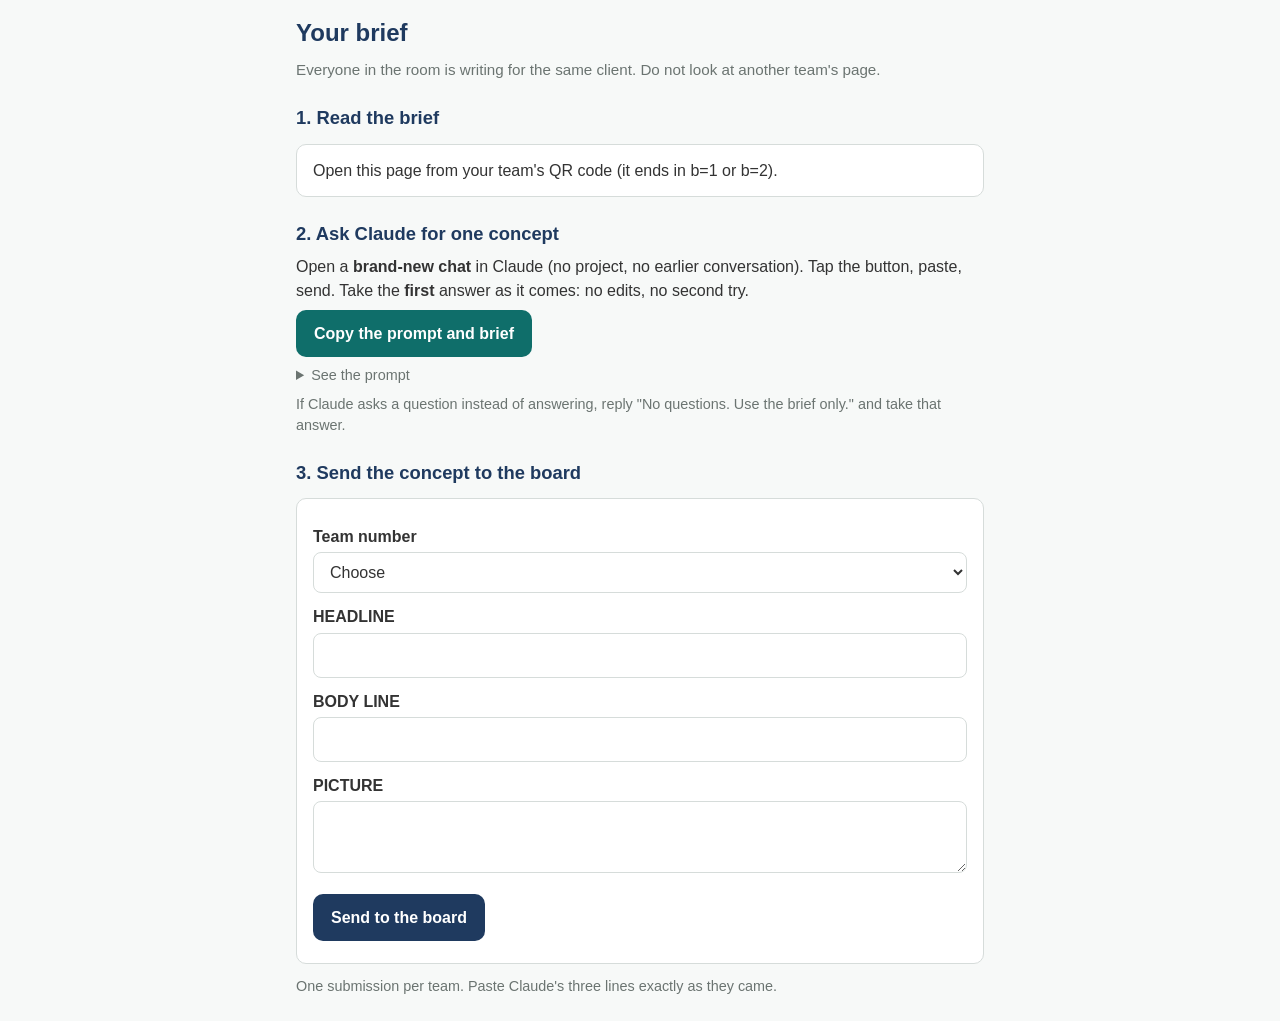
<file: s1/team.html>
<!doctype html>
<html lang="en">
<head>
<meta charset="utf-8">
<meta name="viewport" content="width=device-width, initial-scale=1">
<title>Your brief</title>
<link rel="stylesheet" href="../style.css">
<script src="../config.js"></script>
<script src="../live.js"></script>
<script src="briefs.js"></script>
</head>
<body>
<div class="wrap">
  <h1 id="title">Your brief</h1>
  <p class="sub">Everyone in the room is writing for the same client. Do not look at another team's page.</p>

  <h2>1. Read the brief</h2>
  <div class="card brief" id="brief"></div>

  <h2>2. Ask Claude for one concept</h2>
  <p>Open a <strong>brand-new chat</strong> in Claude (no project, no earlier conversation). Tap the button, paste, send. Take the <strong>first</strong> answer as it comes: no edits, no second try.</p>
  <p class="row"><button class="btn teal" id="copy">Copy the prompt and brief</button> <span id="copied" class="ok"></span></p>
  <details><summary class="note">See the prompt</summary><pre id="prompt"></pre></details>
  <p class="note">If Claude asks a question instead of answering, reply "No questions. Use the brief only." and take that answer.</p>

  <h2>3. Send the concept to the board</h2>
  <div class="card">
    <label for="team">Team number</label>
    <select id="team"><option value="">Choose</option><option>1</option><option>2</option><option>3</option><option>4</option><option>5</option><option>6</option></select>
    <label for="headline">HEADLINE</label>
    <input type="text" id="headline" maxlength="120" autocomplete="off">
    <label for="body">BODY LINE</label>
    <input type="text" id="body" maxlength="240" autocomplete="off">
    <label for="picture">PICTURE</label>
    <textarea id="picture" maxlength="600"></textarea>
    <p class="row" style="margin-top:14px"><button class="btn" id="send">Send to the board</button> <span id="msg"></span></p>
  </div>
  <p class="note">One submission per team. Paste Claude's three lines exactly as they came.</p>
</div>
<script>
(function () {
  var b = new URLSearchParams(location.search).get('b');
  var brief = BRIEFS[b];
  if (!brief) { document.getElementById('brief').textContent = 'Open this page from your team\'s QR code (it ends in b=1 or b=2).'; return; }
  document.getElementById('title').textContent = brief.label;
  document.title = brief.label;
  document.getElementById('brief').textContent = brief.text;
  var full = PROMPT + brief.text;
  document.getElementById('prompt').textContent = full;

  document.getElementById('copy').addEventListener('click', function () {
    var done = function () { document.getElementById('copied').textContent = 'Copied. Now paste it into a new Claude chat.'; };
    if (navigator.clipboard && navigator.clipboard.writeText) navigator.clipboard.writeText(full).then(done, function () { fallback(); });
    else fallback();
    function fallback() {
      var ta = document.createElement('textarea'); ta.value = full; document.body.appendChild(ta); ta.select();
      try { document.execCommand('copy'); done(); } catch (e) { document.getElementById('copied').textContent = 'Copy failed: open "See the prompt" and copy by hand.'; }
      document.body.removeChild(ta);
    }
  });

  var sendBtn = document.getElementById('send');
  sendBtn.addEventListener('click', function () {
    var team = document.getElementById('team').value;
    var headline = document.getElementById('headline').value.trim();
    var body = document.getElementById('body').value.trim();
    var picture = document.getElementById('picture').value.trim();
    var msg = document.getElementById('msg');
    if (!team || !headline || !body || !picture) { msg.className = 'err'; msg.textContent = 'Fill in the team number and all three lines.'; return; }
    sendBtn.disabled = true; msg.className = ''; msg.textContent = 'Sending...';
    LIVE.send('s1', { type: 'concept', team: Number(team), brief: Number(b), headline: headline, body: body, picture: picture, t: Date.now() })
      .then(function () { msg.className = 'ok'; msg.textContent = 'Sent. Watch the board.'; })
      .catch(function () { sendBtn.disabled = false; msg.className = 'err'; msg.textContent = 'Could not reach the board. Check the connection and try again, or read your concept aloud.'; });
  });
})();
</script>
</body>
</html>
</file>
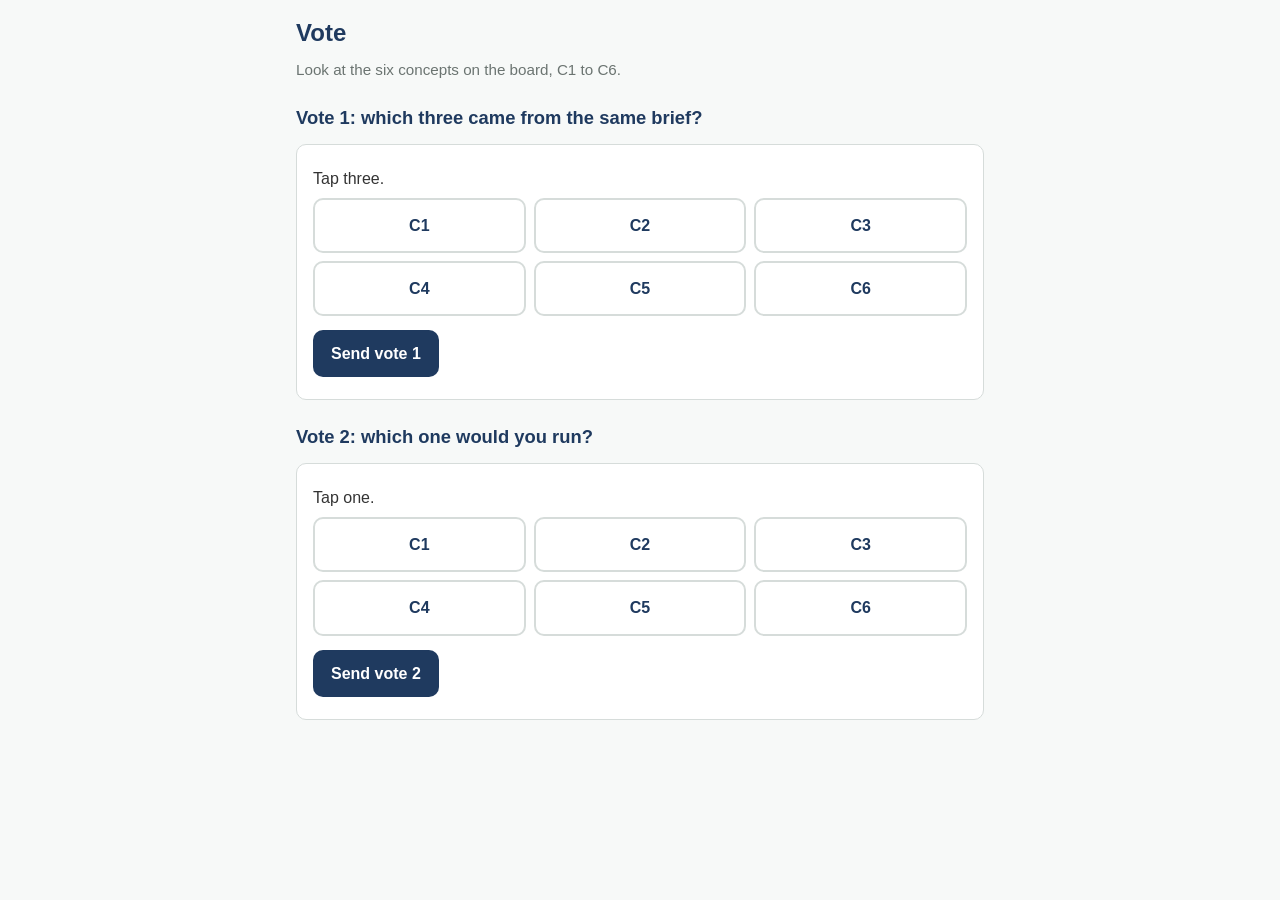
<file: s1/vote.html>
<!doctype html>
<html lang="en">
<head>
<meta charset="utf-8">
<meta name="viewport" content="width=device-width, initial-scale=1">
<title>Vote</title>
<link rel="stylesheet" href="../style.css">
<script src="../config.js"></script>
<script src="../live.js"></script>
</head>
<body>
<div class="wrap">
  <h1>Vote</h1>
  <p class="sub">Look at the six concepts on the board, C1 to C6.</p>

  <h2>Vote 1: which three came from the same brief?</h2>
  <div class="card">
    <p>Tap three.</p>
    <div class="pick" id="pick1"></div>
    <p class="row" style="margin-top:14px"><button class="btn" id="send1">Send vote 1</button> <span id="msg1"></span></p>
  </div>

  <h2>Vote 2: which one would you run?</h2>
  <div class="card">
    <p>Tap one.</p>
    <div class="pick" id="pick2"></div>
    <p class="row" style="margin-top:14px"><button class="btn" id="send2">Send vote 2</button> <span id="msg2"></span></p>
  </div>
</div>
<script>
(function () {
  var labels = ['C1', 'C2', 'C3', 'C4', 'C5', 'C6'];
  var picks1 = {}, pick2 = null;
  var p1 = document.getElementById('pick1'), p2 = document.getElementById('pick2');
  labels.forEach(function (l) {
    var b1 = document.createElement('button'); b1.textContent = l;
    b1.addEventListener('click', function () {
      if (picks1[l]) { delete picks1[l]; b1.classList.remove('on'); return; }
      if (Object.keys(picks1).length >= 3) return;
      picks1[l] = true; b1.classList.add('on');
    });
    p1.appendChild(b1);
    var b2 = document.createElement('button'); b2.textContent = l;
    b2.addEventListener('click', function () {
      pick2 = l; Array.prototype.forEach.call(p2.children, function (c) { c.classList.toggle('on', c === b2); });
    });
    p2.appendChild(b2);
  });
  function wire(btnId, msgId, build) {
    var btn = document.getElementById(btnId), msg = document.getElementById(msgId);
    btn.addEventListener('click', function () {
      var payload = build();
      if (!payload) { msg.className = 'err'; msg.textContent = btnId === 'send1' ? 'Tap exactly three.' : 'Tap one.'; return; }
      btn.disabled = true; msg.className = ''; msg.textContent = 'Sending...';
      LIVE.send('s1', payload).then(function () { msg.className = 'ok'; msg.textContent = 'Counted.'; })
        .catch(function () { btn.disabled = false; msg.className = 'err'; msg.textContent = 'Could not reach the board. Try again.'; });
    });
  }
  wire('send1', 'msg1', function () { var k = Object.keys(picks1).sort(); return k.length === 3 ? { type: 'vote1', picks: k, t: Date.now() } : null; });
  wire('send2', 'msg2', function () { return pick2 ? { type: 'vote2', pick: pick2, t: Date.now() } : null; });
})();
</script>
</body>
</html>
</file>
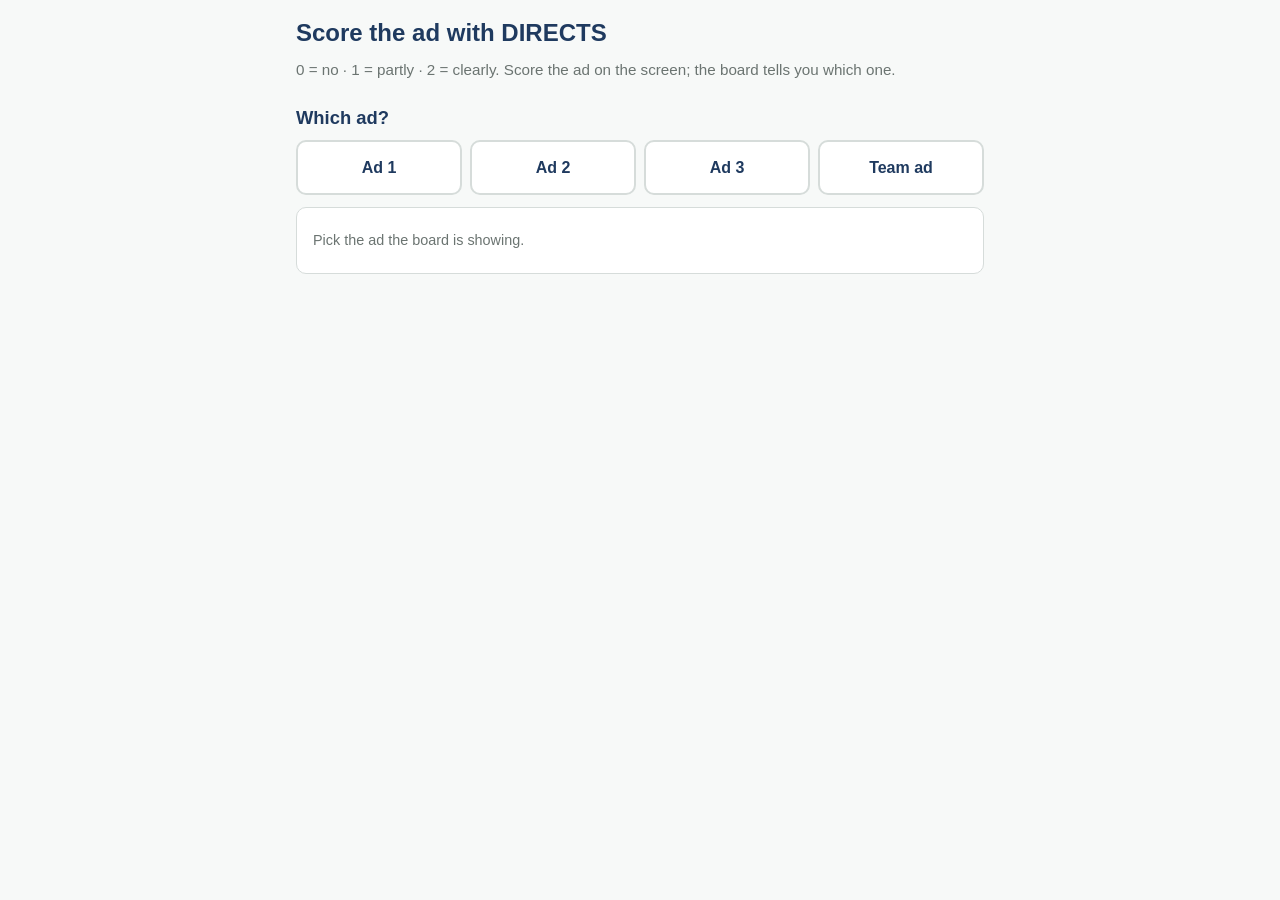
<file: s2/score.html>
<!doctype html>
<html lang="en">
<head>
<meta charset="utf-8">
<meta name="viewport" content="width=device-width, initial-scale=1">
<title>Score the ad</title>
<link rel="stylesheet" href="../style.css">
<script src="../config.js"></script>
<script src="../live.js"></script>
<script src="ads.js"></script>
</head>
<body>
<div class="wrap">
  <h1>Score the ad with DIRECTS</h1>
  <p class="sub">0 = no · 1 = partly · 2 = clearly. Score the ad on the screen; the board tells you which one.</p>

  <h2>Which ad?</h2>
  <div class="pick" id="adPick" style="grid-template-columns: repeat(4, 1fr)"></div>
  <div class="card" id="adInfo"><p class="note">Pick the ad the board is showing.</p></div>

  <div id="form" class="hidden">
    <h2>Gut reaction (one word)</h2>
    <input type="text" id="gut" maxlength="30" placeholder="Optional. What you wrote on paper." autocomplete="off">

    <h2>The seven letters</h2>
    <div id="letters"></div>

    <div id="ieBox" class="hidden">
      <h2>The idea is...</h2>
      <div class="pick" id="iePick"></div>
    </div>

    <h2>Your lowest letter, and why</h2>
    <div class="row">
      <select id="lowest" style="width:auto"><option value="">Letter</option><option>D</option><option>I</option><option>R</option><option>E</option><option>C</option><option>T</option><option>S</option></select>
      <input type="text" id="why" maxlength="160" placeholder="One line of evidence (optional)" style="flex:1" autocomplete="off">
    </div>
    <label for="team" style="margin-top:16px">Team (optional)</label>
    <input type="text" id="team" maxlength="30" autocomplete="off">
    <p class="row" style="margin-top:18px"><button class="btn teal" id="send">Send my scores</button> <span id="msg"></span></p>
  </div>
</div>
<script>
(function () {
  var ad = null, scores = {}, ie = '';
  var adPick = document.getElementById('adPick');
  [1, 2, 3, 4].forEach(function (n) {
    var b = document.createElement('button'); b.textContent = ADS[n].short;
    b.addEventListener('click', function () { selectAd(n, b); });
    adPick.appendChild(b);
  });
  function selectAd(n, btn) {
    ad = n; scores = {}; ie = '';
    Array.prototype.forEach.call(adPick.children, function (c) { c.classList.toggle('on', c === btn); });
    document.getElementById('adInfo').innerHTML = '<b>' + LIVE.esc(ADS[n].title) + '</b> <span class="note">(' + LIVE.esc(ADS[n].year) + ')</span><p><b>Reread the brief:</b> ' + LIVE.esc(ADS[n].brief) + '</p>';
    document.getElementById('form').classList.remove('hidden');
    document.getElementById('ieBox').classList.toggle('hidden', !ADS[n].ie);
    buildLetters(); buildIe();
    document.getElementById('msg').textContent = ''; document.getElementById('send').disabled = false;
    document.getElementById('gut').value = ''; document.getElementById('lowest').value = ''; document.getElementById('why').value = '';
  }
  function buildLetters() {
    var el = document.getElementById('letters'); el.innerHTML = '';
    LETTERS.forEach(function (L) {
      var card = document.createElement('div'); card.className = 'card';
      card.innerHTML = '<b>' + L.L + ' · ' + LIVE.esc(L.name) + '</b><div class="note">' + LIVE.esc(L.q) + '</div><div class="seg"></div>';
      var seg = card.querySelector('.seg');
      [0, 1, 2].forEach(function (v) {
        var b = document.createElement('button'); b.textContent = v;
        b.addEventListener('click', function () { scores[L.L] = v; Array.prototype.forEach.call(seg.children, function (c, i) { c.classList.toggle('on', i === v); }); });
        seg.appendChild(b);
      });
      el.appendChild(card);
    });
  }
  function buildIe() {
    var el = document.getElementById('iePick'); el.innerHTML = '';
    [['idea', 'Stronger than the execution'], ['equal', 'About equal'], ['execution', 'Weaker than the execution']].forEach(function (o) {
      var b = document.createElement('button'); b.textContent = o[1]; b.style.fontSize = '.9rem';
      b.addEventListener('click', function () { ie = o[0]; Array.prototype.forEach.call(el.children, function (c) { c.classList.toggle('on', c === b); }); });
      el.appendChild(b);
    });
  }
  document.getElementById('send').addEventListener('click', function () {
    var msg = document.getElementById('msg'), btn = document.getElementById('send');
    var missing = LETTERS.filter(function (L) { return scores[L.L] === undefined; }).map(function (L) { return L.L; });
    if (missing.length) { msg.className = 'err'; msg.textContent = 'Score every letter. Missing: ' + missing.join(', '); return; }
    if (ADS[ad].ie && !ie) { msg.className = 'err'; msg.textContent = 'Answer "The idea is..." too.'; return; }
    btn.disabled = true; msg.className = ''; msg.textContent = 'Sending...';
    LIVE.send('s2', { type: 'score', ad: ad, scores: scores, gut: document.getElementById('gut').value.trim(), lowest: document.getElementById('lowest').value, why: document.getElementById('why').value.trim(), ie: ie, team: document.getElementById('team').value.trim(), t: Date.now() })
      .then(function () { msg.className = 'ok'; msg.textContent = 'Sent. Watch the board. Pick the next ad when it comes up.'; window.scrollTo(0, 0); })
      .catch(function () { btn.disabled = false; msg.className = 'err'; msg.textContent = 'Could not reach the board. Try again, or score on paper.'; });
  });
})();
</script>
</body>
</html>
</file>
<file: style.css>
:root {
  --navy: #1F3A5F;
  --teal: #0F6E6A;
  --soft: #F7F9F8;
  --ink: #333333;
  --line: #d6dcda;
  --warn: #b5541c;
  --ok: #2b7a3d;
  --card: #ffffff;
  --muted: #6b7471;
}
* { box-sizing: border-box; }
html, body { margin: 0; padding: 0; }
body {
  font-family: -apple-system, BlinkMacSystemFont, "Segoe UI", Helvetica, Arial, sans-serif;
  color: var(--ink);
  background: var(--soft);
  line-height: 1.45;
  -webkit-text-size-adjust: 100%;
}
a { color: var(--teal); }
.wrap { max-width: 720px; margin: 0 auto; padding: 16px; }
h1 { font-size: 1.5rem; margin: 0 0 4px; color: var(--navy); }
h2 { font-size: 1.15rem; margin: 24px 0 8px; color: var(--navy); }
h3 { font-size: 1rem; margin: 16px 0 6px; }
p { margin: 8px 0; }
.sub { color: var(--muted); font-size: .95rem; }
.card { background: var(--card); border: 1px solid var(--line); border-radius: 10px; padding: 14px 16px; margin: 12px 0; }
.brief { white-space: pre-wrap; font-size: 1rem; }
label { display: block; font-weight: 600; margin: 12px 0 4px; }
input[type=text], textarea, select {
  width: 100%; font: inherit; padding: 10px 12px; border: 1px solid var(--line); border-radius: 8px; background: #fff; color: var(--ink);
}
textarea { min-height: 72px; resize: vertical; }
.btn {
  display: inline-block; font: inherit; font-weight: 600; padding: 12px 18px; border-radius: 10px; border: 0;
  background: var(--navy); color: #fff; cursor: pointer; text-decoration: none; min-height: 44px;
}
.btn.teal { background: var(--teal); }
.btn.ghost { background: #fff; color: var(--navy); border: 1px solid var(--navy); }
.btn:disabled { opacity: .5; cursor: default; }
.row { display: flex; gap: 10px; flex-wrap: wrap; align-items: center; }
.seg { display: grid; grid-template-columns: repeat(3, 1fr); gap: 8px; margin-top: 6px; }
.seg button {
  font: inherit; font-weight: 700; font-size: 1.1rem; padding: 12px 0; border-radius: 10px; border: 2px solid var(--line); background: #fff; color: var(--ink); min-height: 48px; cursor: pointer;
}
.seg button.on { background: var(--teal); border-color: var(--teal); color: #fff; }
.pick { display: grid; grid-template-columns: repeat(3, 1fr); gap: 8px; }
.pick button {
  font: inherit; font-weight: 700; padding: 14px 0; border-radius: 10px; border: 2px solid var(--line); background: #fff; color: var(--navy); min-height: 52px; cursor: pointer;
}
.pick button.on { background: var(--navy); border-color: var(--navy); color: #fff; }
.note { font-size: .9rem; color: var(--muted); }
.ok { color: var(--ok); font-weight: 600; }
.err { color: var(--warn); font-weight: 600; }
.status { position: fixed; top: 8px; right: 10px; font-size: .8rem; padding: 4px 8px; border-radius: 6px; background: #fff; border: 1px solid var(--line); color: var(--muted); z-index: 5; }
.status.live { color: var(--ok); border-color: var(--ok); }
.status.off { color: var(--warn); border-color: var(--warn); }
.hidden { display: none !important; }
code, pre { font-family: ui-monospace, SFMono-Regular, Menlo, monospace; font-size: .9rem; }
pre { background: #fff; border: 1px solid var(--line); border-radius: 8px; padding: 12px; white-space: pre-wrap; }

/* Instructor boards */
body.board { background: var(--navy); color: #fff; }
body.board .wrap { max-width: none; padding: 20px 32px; }
body.board h1 { color: #fff; font-size: 1.6rem; }
body.board h2 { color: #cfe3e0; }
body.board .bar { display: flex; gap: 10px; align-items: center; flex-wrap: wrap; margin-bottom: 12px; }
body.board .bar .btn { background: #fff; color: var(--navy); }
body.board .bar .btn.on { background: var(--teal); color: #fff; }
body.board .kbd { font-size: .8rem; color: #cfe3e0; }
body.board .card { background: #fff; color: var(--ink); }
.cards { display: grid; grid-template-columns: repeat(3, 1fr); gap: 16px; }
.cards .c { background: #fff; color: var(--ink); border-radius: 12px; padding: 18px 20px; min-height: 200px; position: relative; }
.cards .c .lbl { position: absolute; top: 10px; right: 14px; font-weight: 800; color: var(--muted); }
.cards .c h3 { font-size: 1.45rem; margin: 10px 0 8px; color: var(--navy); line-height: 1.2; }
.cards .c .body { font-size: 1.05rem; margin-bottom: 8px; }
.cards .c .pic { font-size: .95rem; color: var(--muted); }
.cards .c.a { border-top: 10px solid #e0a040; }
.cards .c.b { border-top: 10px solid var(--teal); }
.cards .c.veil h3, .cards .c.veil .body, .cards .c.veil .pic { filter: blur(7px); }
.tiles { display: grid; grid-template-columns: repeat(3, 1fr); gap: 16px; }
.tile { background: #fff; color: var(--ink); border-radius: 12px; padding: 12px; position: relative; }
.tile.a { border-top: 10px solid #e0a040; }
.tile.b { border-top: 10px solid var(--teal); }
.tile .lbl { position: absolute; top: 18px; left: 22px; font-weight: 800; color: #fff; background: rgba(31,58,95,.85); border-radius: 6px; padding: 2px 8px; z-index: 1; }
.tile img, .tile .ph { display: block; width: 100%; aspect-ratio: 1 / 1; max-height: 34vh; object-fit: contain; border-radius: 8px; background: #eef2f1; }
.tile .ph { display: flex; align-items: center; justify-content: center; text-align: center; padding: 12px; color: var(--muted); font-weight: 600; }
.tile .ph.err { color: var(--warn); }
.tile .hl { margin: 8px 0 0; font-weight: 700; color: var(--navy); font-size: 1rem; line-height: 1.25; }
.card img.thumb { float: right; width: 120px; height: 120px; object-fit: cover; border-radius: 8px; margin: 0 0 6px 10px; }
.btn:disabled { cursor: progress; }
.split { display: grid; grid-template-columns: 1fr 1fr; gap: 20px; }
.split .col { background: #fff; color: var(--ink); border-radius: 12px; padding: 18px 20px; }
.split .col h2 { margin-top: 0; }
.split .col.a h2 { color: #b87a1e; }
.split .col.b h2 { color: var(--teal); }
mark.b1 { background: #ffd6a5; } mark.b2 { background: #caffbf; } mark.b3 { background: #9bf6ff; } mark.b4 { background: #bdb2ff; } mark.b5 { background: #ffadad; } mark.b6 { background: #fdffb6; } mark.b7 { background: #ffc6ff; }
mark.smp { background: #bfe8e4; font-weight: 700; }
.tally { display: grid; grid-template-columns: 1fr; gap: 8px; }
.hbar { display: grid; grid-template-columns: 110px 1fr 60px; gap: 12px; align-items: center; font-size: 1.2rem; }
.hbar .track { background: rgba(255,255,255,.15); border-radius: 8px; height: 34px; overflow: hidden; }
.hbar .fill { background: var(--teal); height: 100%; border-radius: 8px; transition: width .4s; }
.letters { display: grid; grid-template-columns: repeat(7, 1fr); gap: 14px; margin-top: 10px; }
.letter { background: #fff; color: var(--ink); border-radius: 12px; padding: 12px; text-align: center; position: relative; }
.letter.spread { outline: 4px solid #e0a040; }
.letter .L { font-size: 2rem; font-weight: 800; color: var(--navy); line-height: 1; }
.letter .name { font-size: .8rem; color: var(--muted); margin-bottom: 8px; min-height: 2.2em; }
.stack { height: 140px; display: flex; flex-direction: column-reverse; justify-content: flex-start; border-radius: 8px; overflow: hidden; background: #eef2f1; }
.stack div { width: 100%; display: flex; align-items: center; justify-content: center; color: #fff; font-weight: 700; font-size: .85rem; transition: height .4s; }
.stack .s0 { background: #c0c8c5; color: var(--ink); }
.stack .s1 { background: #6fa8a4; }
.stack .s2 { background: var(--teal); }
.letter .mean { font-size: 1.4rem; font-weight: 800; margin-top: 8px; color: var(--navy); }
.letter .exp { margin-top: 6px; font-size: .95rem; min-height: 3.4em; color: var(--ink); }
.letter .exp b { color: var(--teal); font-size: 1.2rem; }
.big { font-size: 2.2rem; font-weight: 800; }
.two { display: flex; height: 44px; border-radius: 10px; overflow: hidden; font-weight: 700; margin-top: 8px; }
.two div { display: flex; align-items: center; justify-content: center; }
.two .i { background: var(--teal); color: #fff; }
.two .e { background: #e0a040; color: #222; }
.two .q { background: #c0c8c5; color: #222; }
.words span { display: inline-block; background: #fff; color: var(--navy); border-radius: 999px; padding: 4px 12px; margin: 4px; font-weight: 600; }
table.score { width: 100%; border-collapse: collapse; background: #fff; color: var(--ink); border-radius: 12px; overflow: hidden; }
table.score th, table.score td { padding: 10px 12px; text-align: center; border-bottom: 1px solid var(--line); }
table.score th { background: #eef2f1; color: var(--navy); }
table.score td:first-child, table.score th:first-child { text-align: left; }
.qr { background: #fff; padding: 10px; border-radius: 10px; display: inline-block; line-height: 0; }
.qrbox { display: flex; gap: 20px; align-items: center; background: #fff; color: var(--ink); border-radius: 12px; padding: 14px 18px; }
.qrbox .u { font-family: ui-monospace, Menlo, monospace; font-size: 1.3rem; font-weight: 700; color: var(--navy); word-break: break-all; }
@media (max-width: 900px) {
  .cards { grid-template-columns: 1fr; }
  .split { grid-template-columns: 1fr; }
  .letters { grid-template-columns: repeat(4, 1fr); }
  body.board .wrap { padding: 16px; }
}
</file>
